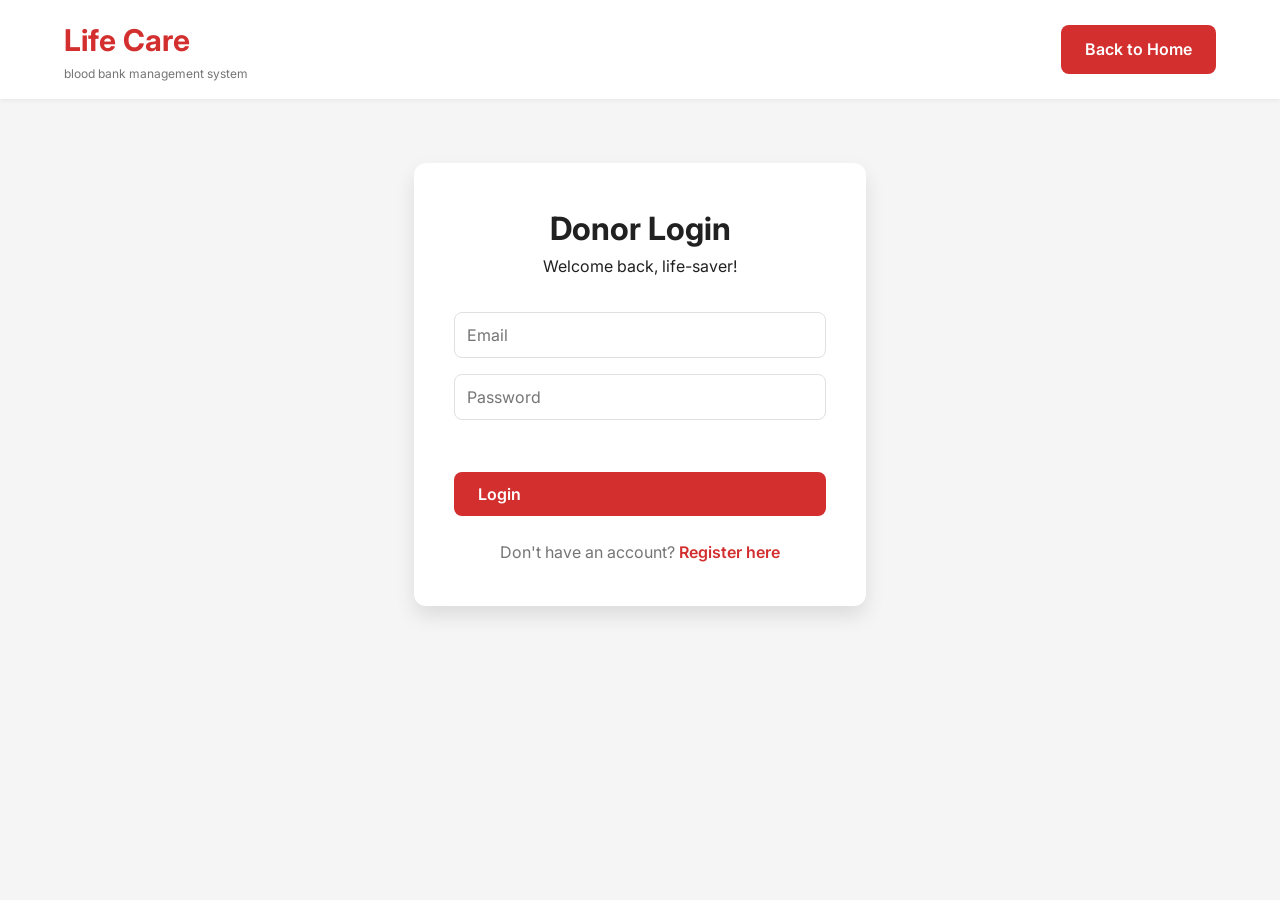
<file: donor_login.html>
<html lang="en">
<head>
    <meta charset="UTF-8">
    <meta name="viewport" content="width=device-width, initial-scale=1.0">
    <title>Donor Portal - Life Care</title>
    <link rel="stylesheet" href="style.css">
    <link rel="preconnect" href="https://fonts.googleapis.com">
    <link rel="preconnect" href="https://fonts.gstatic.com" crossorigin>
    <link href="https://fonts.googleapis.com/css2?family=Inter:wght@400;500;600;700&display=swap" rel="stylesheet">
</head>
<body>
    <header class="header">
        <div class="container">
            <div class="logo">
                <a href="index.html">Life Care</a>
                <div class="subtitle">blood bank management system</div>
            </div>
            <div>
                <a href="index.html" class="btn btn-primary">Back to Home</a>
            </div>
        </div>
    </header>

    <main>
        <section class="section">
            <div class="container" style="max-width: 500px;">
                <div class="portal-content">
                    <!-- Donor Login Form -->
                    <div class="form-box login-form">
                        <div class="form-box-header">
                            <h2>Donor Login</h2>
                            <p>Welcome back, life-saver!</p>
                        </div>
                        <form onsubmit="event.preventDefault(); handleLogin('donor', this)">
                            <input type="email" placeholder="Email" class="form-input" required>
                            <input type="password" placeholder="Password" class="form-input" required>
                            <p class="form-error" id="donor-login-error"></p>
                            <button type="submit" class="btn btn-primary" style="width:100%;">Login</button>
                        </form>
                        <div class="form-links">
                             <p>Don't have an account? <a href="#" onclick="toggleRegister(true)">Register here</a></p>
                        </div>
                    </div>
                    <!-- Donor Register Form -->
                    <div class="form-box register-form" style="display: none;">
                         <div class="form-box-header">
                             <h2>Create Donor Account</h2>
                             <p>Join our community of life-savers.</p>
                         </div>
                         <form onsubmit="event.preventDefault(); handleRegister('donor', this)">
                             <input type="text" placeholder="Full Name" class="form-input" required>
                             <input type="email" placeholder="Email" class="form-input" required>
                             <select class="form-input" required>
                                 <option value="">Select Blood Group</option>
                                 <option value="A+">A+</option><option value="A-">A-</option>
                                 <option value="B+">B+</option><option value="B-">B-</option>
                                 <option value="AB+">AB+</option><option value="AB-">AB-</option>
                                 <option value="O+">O+</option><option value="O-">O-</option>
                             </select>
                             <input type="password" placeholder="Password" class="form-input" required>
                             <input type="password" placeholder="Confirm Password" class="form-input" required>
                             <p class="form-error"></p>
                             <button type="submit" class="btn btn-primary" style="width:100%;">Register</button>
                         </form>
                         <div class="form-links">
                             <p>Already have an account? <a href="#" onclick="toggleRegister(false)">Login here</a></p>
                         </div>
                    </div>
                </div>
            </div>
        </section>
    </main>
    <script src="script.js"></script>
</body>
</html>
</file>
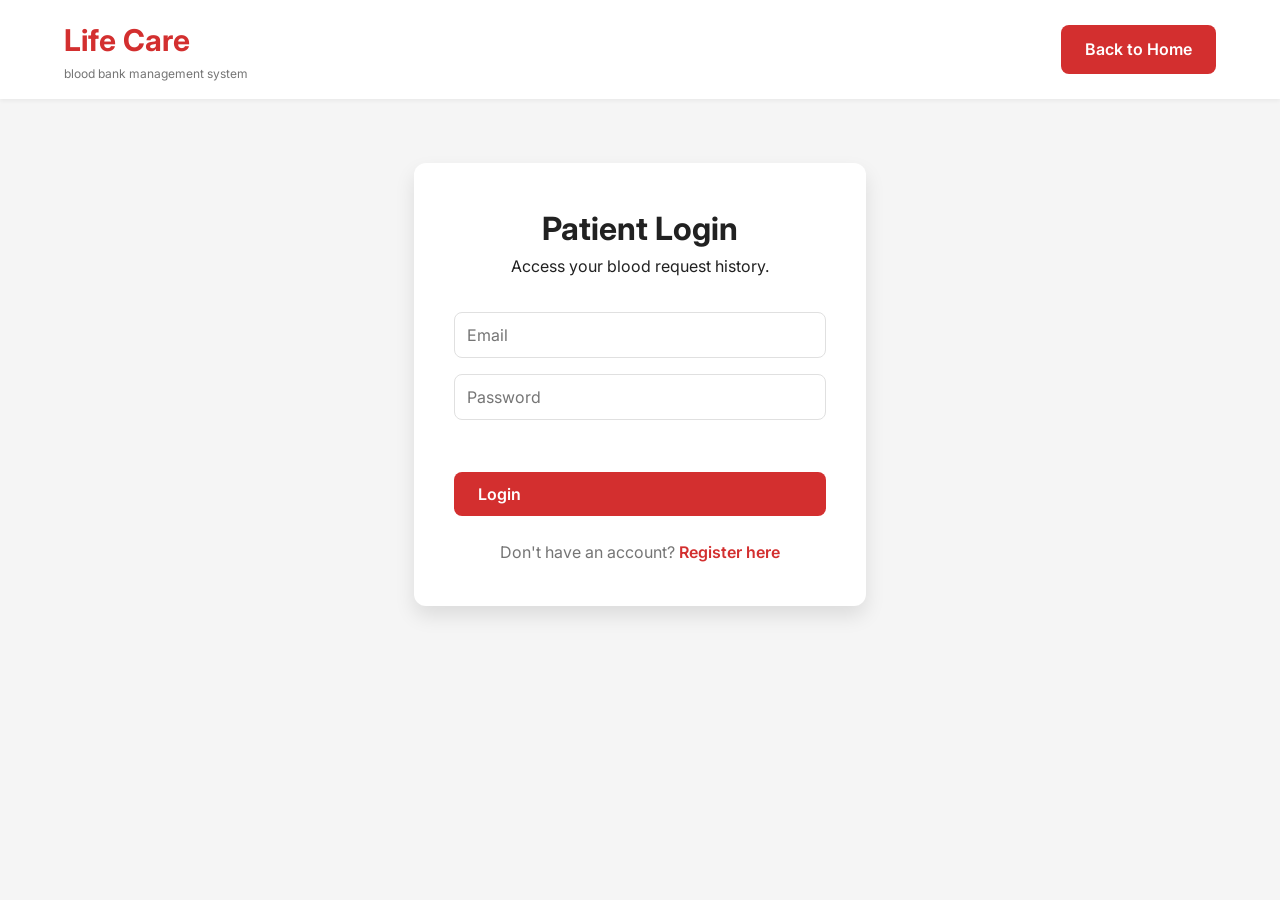
<file: patient_login.html>
<html lang="en">
<head>
    <meta charset="UTF-8">
    <meta name="viewport" content="width=device-width, initial-scale=1.0">
    <title>Patient Portal - Life Care</title>
    <link rel="stylesheet" href="style.css">
    <link rel="preconnect" href="https://fonts.googleapis.com">
    <link rel="preconnect" href="https://fonts.gstatic.com" crossorigin>
    <link href="https://fonts.googleapis.com/css2?family=Inter:wght@400;500;600;700&display=swap" rel="stylesheet">
</head>
<body>
    <header class="header">
        <div class="container">
            <div class="logo">
                <a href="index.html">Life Care</a>
                <div class="subtitle">blood bank management system</div>
            </div>
            <div>
                <a href="index.html" class="btn btn-primary">Back to Home</a>
            </div>
        </div>
    </header>

    <main>
        <section class="section">
            <div class="container" style="max-width: 500px;">
                <div class="portal-content">
                    <!-- Patient Login Form -->
                    <div class="form-box login-form">
                         <div class="form-box-header">
                             <h2>Patient Login</h2>
                             <p>Access your blood request history.</p>
                         </div>
                        <form onsubmit="event.preventDefault(); handleLogin('patient', this)">
                            <input type="email" placeholder="Email" class="form-input" required>
                            <input type="password" placeholder="Password" class="form-input" required>
                            <p class="form-error" id="patient-login-error"></p>
                            <button type="submit" class="btn btn-primary" style="width:100%;">Login</button>
                        </form>
                         <div class="form-links">
                             <p>Don't have an account? <a href="#" onclick="toggleRegister(true)">Register here</a></p>
                        </div>
                    </div>
                    <!-- Patient Register Form -->
                    <div class="form-box register-form" style="display: none;">
                         <div class="form-box-header">
                             <h2>Create Patient Account</h2>
                             <p>Get access to our blood bank services.</p>
                         </div>
                        <form onsubmit="event.preventDefault(); handleRegister('patient', this)">
                           <input type="text" placeholder="Full Name" class="form-input" required>
                           <input type="email" placeholder="Email" class="form-input" required>
                           <select class="form-input" required>
                               <option value="">Select Blood Group</option>
                               <option value="A+">A+</option><option value="A-">A-</option>
                               <option value="B+">B+</option><option value="B-">B-</option>
                               <option value="AB+">AB+</option><option value="AB-">AB-</option>
                               <option value="O+">O+</option><option value="O-">O-</option>
                           </select>
                           <input type="password" placeholder="Password" class="form-input" required>
                           <input type="password" placeholder="Confirm Password" class="form-input" required>
                           <p class="form-error"></p>
                           <button type="submit" class="btn btn-primary" style="width:100%;">Register</button>
                        </form>
                         <div class="form-links">
                             <p>Already have an account? <a href="#" onclick="toggleRegister(false)">Login here</a></p>
                         </div>
                    </div>
                </div>
            </div>
        </section>
    </main>

    <script src="script.js"></script>
</body>
</html>
</file>
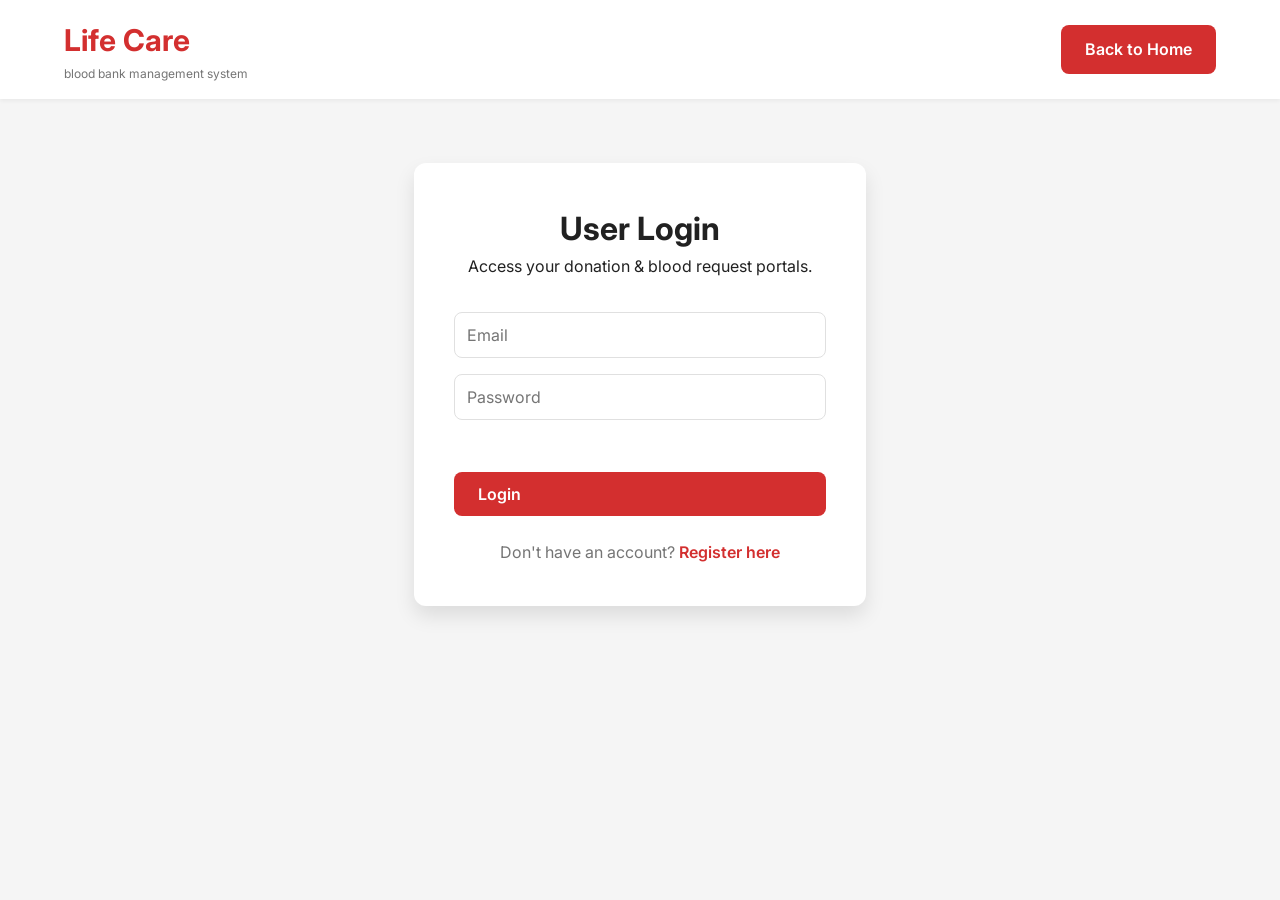
<file: user_login.html>
<html lang="en">
<head>
    <meta charset="UTF-8">
    <meta name="viewport" content="width=device-width, initial-scale=1.0">
    <title>User Login - Life Care</title>
    <link rel="stylesheet" href="style.css">
    <link rel="preconnect" href="https://fonts.googleapis.com">
    <link rel="preconnect" href="https://fonts.gstatic.com" crossorigin>
    <link href="https://fonts.googleapis.com/css2?family=Inter:wght@400;500;600;700&display=swap" rel="stylesheet">
</head>
<body>
    <header class="header">
        <div class="container">
            <div class="logo">
                <a href="index.html">Life Care</a>
                <div class="subtitle">blood bank management system</div>
            </div>
            <div>
                <a href="index.html" class="btn btn-primary">Back to Home</a>
            </div>
        </div>
    </header>

    <main>
        <section class="section">
            <div class="container" style="max-width: 500px;">
                <div class="portal-content">
                    <!-- User Login Form -->
                    <div class="form-box login-form">
                        <div class="form-box-header">
                            <h2>User Login</h2>
                            <p>Access your donation & blood request portals.</p>
                        </div>
                        <form onsubmit="event.preventDefault(); handleLogin('user', this)">
                            <input type="email" placeholder="Email" class="form-input" required>
                            <input type="password" placeholder="Password" class="form-input" required>
                            <p class="form-error" id="user-login-error"></p>
                            <button type="submit" class="btn btn-primary" style="width:100%;">Login</button>
                        </form>
                        <div class="form-links">
                             <p>Don't have an account? <a href="#" onclick="toggleRegister(true)">Register here</a></p>
                        </div>
                    </div>
                    <!-- User Register Form -->
                    <div class="form-box register-form" style="display: none;">
                         <div class="form-box-header">
                             <h2>Create Account</h2>
                             <p>Join Life Care to donate blood or request blood.</p>
                         </div>
                         <form onsubmit="event.preventDefault(); handleRegister('user', this)">
                             <input type="text" placeholder="Full Name" class="form-input" required>
                             <input type="email" placeholder="Email" class="form-input" required>
                             <select class="form-input" required>
                                 <option value="">Select Blood Group</option>
                                 <option value="A+">A+</option><option value="A-">A-</option>
                                 <option value="B+">B+</option><option value="B-">B-</option>
                                 <option value="AB+">AB+</option><option value="AB-">AB-</option>
                                 <option value="O+">O+</option><option value="O-">O-</option>
                             </select>
                             <input type="tel" placeholder="Phone Number" class="form-input" required>
                             <input type="password" placeholder="Password" class="form-input" required>
                             <input type="password" placeholder="Confirm Password" class="form-input" required>
                             <p class="form-error"></p>
                             <button type="submit" class="btn btn-primary" style="width:100%;">Register</button>
                         </form>
                         <div class="form-links">
                             <p>Already have an account? <a href="#" onclick="toggleRegister(false)">Login here</a></p>
                         </div>
                    </div>
                </div>
            </div>
        </section>
    </main>
    <script src="script.js"></script>
</body>
</html>
</file>
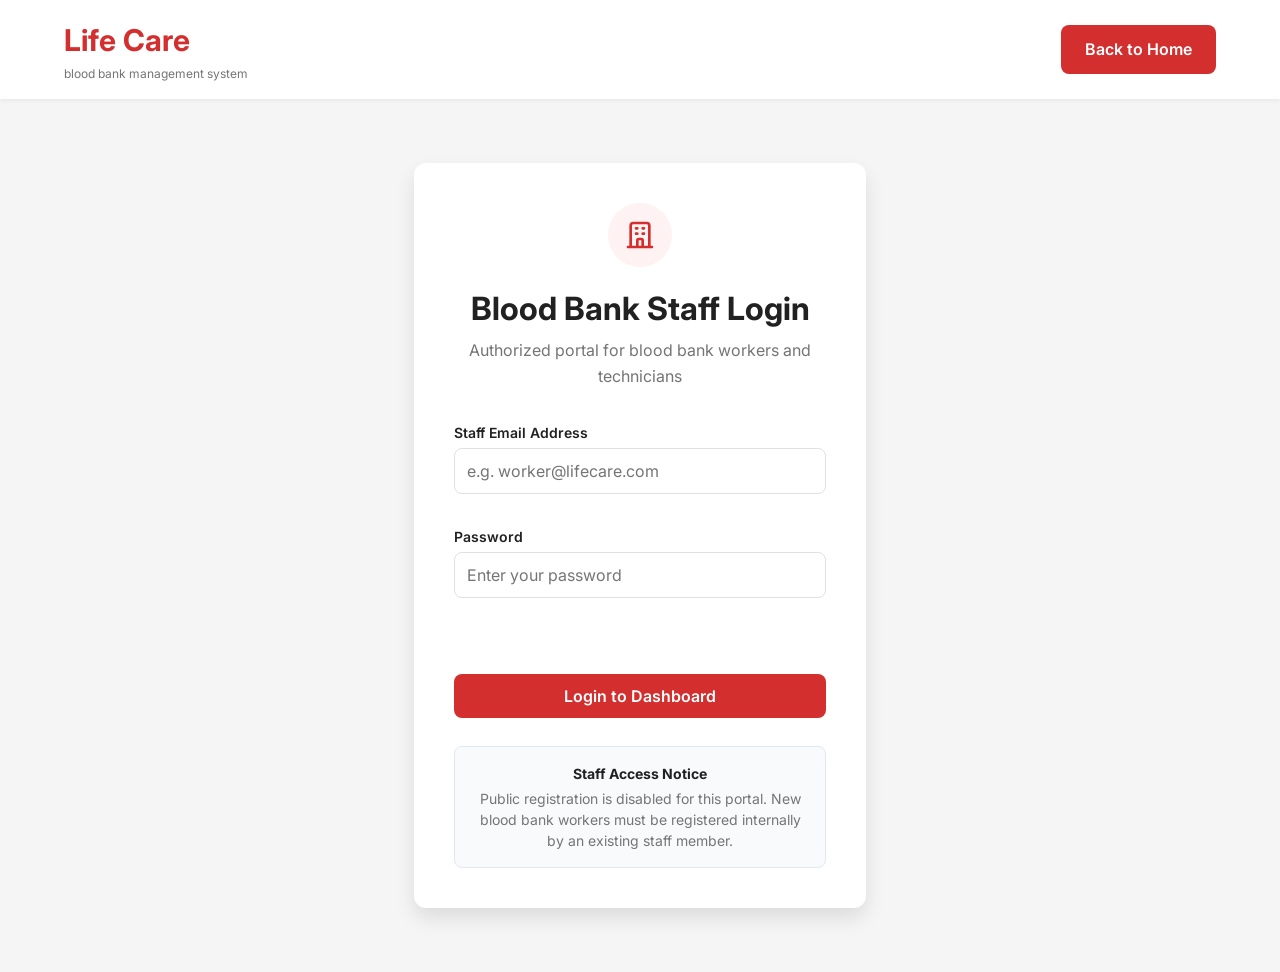
<file: worker_login.html>
<!DOCTYPE html>
<html lang="en">
<head>
    <meta charset="UTF-8">
    <meta name="viewport" content="width=device-width, initial-scale=1.0">
    <title>Blood Bank Staff Login - Life Care</title>
    <link rel="stylesheet" href="style.css">
    <link rel="preconnect" href="https://fonts.googleapis.com">
    <link rel="preconnect" href="https://fonts.gstatic.com" crossorigin>
    <link href="https://fonts.googleapis.com/css2?family=Inter:wght@400;500;600;700&display=swap" rel="stylesheet">
</head>
<body>
    <header class="header">
        <div class="container">
            <div class="logo">
                <a href="index.html">Life Care</a>
                <div class="subtitle">blood bank management system</div>
            </div>
            <div>
                <a href="index.html" class="btn btn-primary">Back to Home</a>
            </div>
        </div>
    </header>

    <main>
        <section class="section">
            <div class="container" style="max-width: 500px;">
                <div class="portal-content">
                    <!-- Blood Bank Worker Login Form (Only login allowed, no public registration) -->
                    <div class="form-box login-form">
                        <div class="form-box-header" style="text-align: center; margin-bottom: 2rem;">
                            <div style="width: 4rem; height: 4rem; background: #FEF2F2; color: var(--primary-color); border-radius: 50%; display: flex; align-items: center; justify-content: center; margin: 0 auto 1rem;">
                                <svg style="width: 2rem; height: 2rem;" fill="none" stroke="currentColor" viewBox="0 0 24 24">
                                    <path stroke-linecap="round" stroke-linejoin="round" stroke-width="2" d="M19 21V5a2 2 0 00-2-2H7a2 2 0 00-2 2v16m14 0h2m-2 0h-5m-9 0H3m2 0h5M9 7h1m-1 4h1m4-4h1m-1 4h1m-5 10v-5a1 1 0 011-1h2a1 1 0 011 1v5m-4 0h4"/>
                                </svg>
                            </div>
                            <h2>Blood Bank Staff Login</h2>
                            <p style="color: var(--text-light); margin-top: 0.25rem;">Authorized portal for blood bank workers and technicians</p>
                        </div>
                        <form onsubmit="event.preventDefault(); handleLogin('worker', this)">
                            <div style="margin-bottom: 1rem;">
                                <label style="display:block; font-size: 0.875rem; font-weight: 600; margin-bottom: 0.25rem; color: var(--text-dark);">Staff Email Address</label>
                                <input type="email" placeholder="e.g. worker@lifecare.com" class="form-input" required>
                            </div>
                            <div style="margin-bottom: 1.5rem;">
                                <label style="display:block; font-size: 0.875rem; font-weight: 600; margin-bottom: 0.25rem; color: var(--text-dark);">Password</label>
                                <input type="password" placeholder="Enter your password" class="form-input" required>
                            </div>
                            <p class="form-error" id="worker-login-error"></p>
                            <button type="submit" class="btn btn-primary" style="width:100%; justify-content: center; padding: 0.75rem;">Login to Dashboard</button>
                        </form>
                        <div style="margin-top: 1.75rem; padding: 1rem; background: #F8FAFC; border: 1px solid #E2E8F0; border-radius: 8px; font-size: 0.875rem; color: var(--text-light); text-align: center; line-height: 1.5;">
                            <strong style="color: var(--text-dark); display: block; margin-bottom: 0.25rem;">Staff Access Notice</strong>
                            Public registration is disabled for this portal. New blood bank workers must be registered internally by an existing staff member.
                        </div>
                    </div>
                </div>
            </div>
        </section>
    </main>
    <script src="script.js"></script>
</body>
</html>
</file>
<file: style.css>
/* CSS variables for consistent theming */
:root {
    --primary-color: #D32F2F;
    --primary-hover: #B71C1C;
    --text-dark: #212121;
    --text-light: #757575;
    --bg-color: #F5F5F5;
    --card-bg: #FFFFFF;
    --border-color: #E0E0E0;
    --success-color: #388E3C;
}

/* Basic reset and font settings */
* {
    margin: 0;
    padding: 0;
    box-sizing: border-box;
    font-family: 'Inter', sans-serif;
}

body {
    background-color: var(--bg-color);
    color: var(--text-dark);
    line-height: 1.6;
}

/* Container to center content */
.container {
    max-width: 1200px;
    margin-left: auto;
    margin-right: auto;
    padding: 0 1.5rem;
}

/* --- Reusable Component Styles --- */
.btn {
    padding: 12px 24px;
    border: none;
    border-radius: 8px;
    font-size: 1rem;
    font-weight: 600;
    cursor: pointer;
    display: inline-flex;
    align-items: center;
    gap: 8px;
    text-decoration: none;
    color: white;
}

.btn-primary {
    background-color: var(--primary-color);
}

.card {
    background-color: var(--card-bg);
    border-radius: 12px;
    box-shadow: 0 4px 12px rgba(0, 0, 0, 0.08);
    border: 1px solid var(--border-color);
    margin-bottom: 24px;
}

.card-header {
    padding: 16px 24px;
    border-bottom: 1px solid var(--border-color);
    font-size: 1.125rem;
    font-weight: 600;
}

.card-body {
    padding: 24px;
}

/* Table styles */
.table-container {
    overflow-x: auto;
}

table {
    width: 100%;
    border-collapse: collapse;
    text-align: left;
}

th, td {
    padding: 12px 15px;
    border-bottom: 1px solid var(--border-color);
    vertical-align: middle;
}

th {
    font-size: 12px;
    font-weight: 600;
    text-transform: uppercase;
    color: var(--text-light);
    background-color: var(--bg-color);
}

/* --- Header & Footer --- */
.header {
    background-color: white;
    box-shadow: 0 2px 4px rgba(0,0,0,0.05);
    position: sticky;
    top: 0;
    z-index: 50;
}
.header .container {
    display: flex;
    justify-content: space-between;
    align-items: center;
    padding-top: 1rem;
    padding-bottom: 1rem;
}
.header .logo a {
    font-size: 1.875rem;
    font-weight: 700;
    color: var(--primary-color);
    text-decoration: none;
}
.header .logo .subtitle {
    font-size: 0.75rem;
    color: var(--text-light);
}

/* Logo area with hamburger */
.logo-area {
    display: flex;
    align-items: center;
    gap: 0.75rem;
    position: relative;
}

.hamburger-btn {
    background: none;
    border: 1px solid var(--border-color);
    border-radius: 8px;
    padding: 0.5rem;
    cursor: pointer;
    display: flex;
    align-items: center;
    justify-content: center;
    color: var(--text-dark);
    transition: background-color 0.2s, border-color 0.2s;
}
.hamburger-btn:hover {
    background-color: #f5f5f5;
    border-color: var(--text-light);
}

.hamburger-menu {
    position: absolute;
    top: calc(100% + 0.5rem);
    left: 0;
    background: white;
    border: 1px solid var(--border-color);
    border-radius: 10px;
    box-shadow: 0 8px 24px rgba(0, 0, 0, 0.12);
    min-width: 220px;
    padding: 0.5rem;
    opacity: 0;
    visibility: hidden;
    transform: translateY(-8px);
    transition: opacity 0.2s, visibility 0.2s, transform 0.2s;
    z-index: 100;
}
.hamburger-menu.open {
    opacity: 1;
    visibility: visible;
    transform: translateY(0);
}

.hamburger-menu-item {
    display: flex;
    align-items: center;
    gap: 0.625rem;
    padding: 0.75rem 1rem;
    border-radius: 8px;
    text-decoration: none;
    color: var(--text-dark);
    font-weight: 500;
    font-size: 0.9375rem;
    transition: background-color 0.15s;
}
.hamburger-menu-item:hover {
    background-color: #FEF2F2;
    color: var(--primary-color);
}
.hamburger-menu-item.active {
    background-color: #FEF2F2;
    color: var(--primary-color);
    font-weight: 600;
}
.hamburger-menu-item svg {
    flex-shrink: 0;
}

/* Portal Switcher (for sidebar-layout pages like Admin & Worker) */
.portal-switcher-wrapper {
    position: fixed;
    top: 1rem;
    right: 1.5rem;
    z-index: 120;
}
.portal-switcher-btn {
    display: inline-flex;
    align-items: center;
    gap: 0.5rem;
    background: white;
    border: 1px solid var(--border-color);
    border-radius: 8px;
    padding: 0.5rem 1rem;
    cursor: pointer;
    font-size: 0.875rem;
    font-weight: 600;
    color: var(--text-dark);
    box-shadow: 0 2px 8px rgba(0,0,0,0.08);
    transition: background-color 0.2s, border-color 0.2s, box-shadow 0.2s;
}
.portal-switcher-btn:hover {
    background-color: #f5f5f5;
    border-color: var(--text-light);
    box-shadow: 0 4px 12px rgba(0,0,0,0.12);
}
.portal-switcher-menu {
    position: absolute;
    top: calc(100% + 0.5rem);
    right: 0;
    background: white;
    border: 1px solid var(--border-color);
    border-radius: 10px;
    box-shadow: 0 8px 24px rgba(0, 0, 0, 0.12);
    min-width: 200px;
    padding: 0.5rem;
    opacity: 0;
    visibility: hidden;
    transform: translateY(-8px);
    transition: opacity 0.2s, visibility 0.2s, transform 0.2s;
    z-index: 130;
}
.portal-switcher-menu.open {
    opacity: 1;
    visibility: visible;
    transform: translateY(0);
}

/* Header actions (login buttons) */
.header-actions {
    display: flex;
    align-items: center;
    gap: 0.75rem;
}

.footer {
    background-color: #212121;
    color: #a0aec0;
    padding: 4rem 1.5rem 2rem;
}
.footer-grid {
    display: grid;
    grid-template-columns: 1fr;
    gap: 2rem;
}
@media (min-width: 768px) {
    .footer-grid {
        grid-template-columns: repeat(4, 1fr);
    }
}
.footer h3, .footer h4 {
    font-weight: 700;
    color: white;
    margin-bottom: 1rem;
}
.footer ul {
    list-style: none;
}
.footer li {
    margin-bottom: 0.5rem;
}
.footer a {
    color: #a0aec0;
    text-decoration: none;
}
.footer .social-links {
    display: flex;
    gap: 1rem;
}
.footer-bottom {
    margin-top: 2rem;
    padding-top: 1.5rem;
    border-top: 1px solid #4A5568;
    text-align: center;
    font-size: 0.875rem;
}

/* --- Page-Specific Styles --- */

/* Hero Section (Home Page) */
.hero {
    background-color: #FEF2F2;
}
.hero .container {
    display: flex;
    align-items: center;
    padding: 4rem 1.5rem;
}
.hero-text {
    flex: 1;
    padding-right: 2rem;
}
.hero-text h1 {
    font-size: 3rem;
    font-weight: 700;
    line-height: 1.2;
    margin-bottom: 1rem;
}
.hero-text p {
    font-size: 1.125rem;
    color: var(--text-light);
    margin-bottom: 2rem;
}
.hero-image {
    flex: 1;
    display: flex;
    justify-content: center;
}
.hero-image img {
    max-width: 100%;
    border-radius: 12px;
    box-shadow: 0 10px 20px rgba(0,0,0,0.1);
}

/* General Section Styles */
.section {
    padding: 4rem 0;
}
.section-title {
    text-align: center;
    font-size: 2.25rem;
    font-weight: 700;
    margin-bottom: 1rem;
}
.section-subtitle {
    text-align: center;
    color: var(--text-light);
    margin-bottom: 3rem;
    max-width: 600px;
    margin-left: auto;
    margin-right: auto;
}

/* Grid Layouts */
.grid-3 {
    display: grid;
    grid-template-columns: 1fr;
    gap: 2rem;
}
@media (min-width: 768px) {
    .grid-3 {
        grid-template-columns: repeat(3, 1fr);
    }
}
.grid-4 {
    display: grid;
    grid-template-columns: 1fr;
    gap: 2rem;
}
@media (min-width: 640px) {
    .grid-4 {
        grid-template-columns: repeat(2, 1fr);
    }
}
@media (min-width: 1024px) {
    .grid-4 {
        grid-template-columns: repeat(4, 1fr);
    }
}
.feature-card {
    text-align: center;
    background: white;
    padding: 2rem;
    border-radius: 12px;
    box-shadow: 0 4px 12px rgba(0,0,0,0.08);
    cursor: pointer;
}
.feature-card-icon {
    background-color: #FEF2F2;
    color: var(--primary-color);
    width: 4rem;
    height: 4rem;
    border-radius: 50%;
    display: flex;
    align-items: center;
    justify-content: center;
    margin: 0 auto 1rem;
}
.feature-card h3 {
    font-size: 1.5rem;
    font-weight: 600;
    margin-bottom: 0.5rem;
}
.feature-card p {
    color: var(--text-light);
}

.info-grid {
    display: grid;
    grid-template-columns: 1fr;
    gap: 1.5rem;
    max-width: 800px;
    margin: 0 auto;
}
@media (min-width: 768px) {
    .info-grid {
        grid-template-columns: repeat(2, 1fr);
    }
}
.info-block {
    background-color: white;
    padding: 1.5rem;
    border-radius: 8px;
    border: 1px solid var(--border-color);
}
.info-block h3 {
    font-size: 1.25rem;
    font-weight: 600;
    margin-bottom: 0.75rem;
    color: var(--primary-color);
}
.info-block p, .info-block li {
    color: var(--text-light);
    font-size: 0.95rem;
}
.info-block ul {
    list-style-position: inside;
    padding-left: 0.5rem;
}

/* Login/Register Page */
.portal-content {
    display: block; /* Ensures the forms are visible */
}

.form-box {
    background: white;
    padding: 2.5rem;
    border-radius: 12px;
    box-shadow: 0 10px 20px rgba(0,0,0,0.1);
    width: 100%;
}
.form-box-header {
    text-align: center;
    margin-bottom: 2rem;
}
.form-box-header h2 {
    font-size: 2rem;
    font-weight: 700;
}
.form-input {
    width: 100%;
    padding: 0.75rem;
    margin-bottom: 1rem;
    border-radius: 8px;
    border: 1px solid var(--border-color);
    font-size: 1rem; /* Added for better readability */
}

.form-error {
    color: var(--primary-color);
    font-size: 0.875rem;
    text-align: center;
    margin-bottom: 1rem;
    min-height: 1.25rem;
}
.form-links {
    text-align: center;
    margin-top: 1.5rem;
    color: var(--text-light);
}
.form-links a {
    color: var(--primary-color);
    font-weight: 600;
    text-decoration: none;
}

/* Grid form for multi-column layouts */
.grid-form {
    display: grid;
    grid-template-columns: 1fr;
    gap: 1rem;
    align-items: end;
}
@media (min-width: 1024px) {
    .grid-form {
        grid-template-columns: repeat(3, 1fr);
    }
}


/* Admin Dashboard */
.admin-layout {
    display: flex;
    min-height: 100vh;
}
.admin-sidebar {
    width: 256px;
    background-color: #1f2937;
    color: white;
    display: flex;
    flex-direction: column;
}
.admin-sidebar-header {
    padding: 1.25rem;
    font-size: 1.5rem;
    font-weight: 700;
    border-bottom: 1px solid #374151;
    display: flex;
    align-items: center;
    gap: 0.75rem;
}
.admin-sidebar nav {
    flex-grow: 1;
    padding: 0.5rem;
}
.admin-nav-link {
    display: flex;
    align-items: center;
    gap: 0.75rem;
    padding: 0.75rem;
    border-radius: 4px;
    text-decoration: none;
    color: #d1d5db;
}
.admin-nav-link.active {
    background-color: var(--primary-color);
    color: white;
}
.admin-sidebar-footer {
    padding: 0.5rem;
    border-top: 1px solid #374151;
}
.admin-main-content {
    flex: 1;
    overflow-y: auto;
    padding: 1.5rem;
}
.admin-section {
    display: none;
}
.admin-section.active {
    display: block;
}
.kpi-grid {
    display: grid;
    grid-template-columns: 1fr;
    gap: 1.5rem;
}
@media (min-width: 640px) {
    .kpi-grid { grid-template-columns: repeat(2, 1fr); }
}
@media (min-width: 1024px) {
    .kpi-grid { grid-template-columns: repeat(4, 1fr); }
}
.kpi-card h3 {
    font-size: 1.125rem;
    font-weight: 600;
    color: var(--text-light);
}
.kpi-card p {
    font-size: 2.25rem;
    font-weight: 700;
}
.status-badge {
    padding: 4px 10px;
    border-radius: 12px;
    font-size: 12px;
    font-weight: 600;
    text-transform: capitalize;
    display: inline-block;
}
.status-available { background-color: #E8F5E9; color: #388E3C; }
.status-low { background-color: #FFF8E1; color: #FBC02D; }
.status-critical { background-color: #FFEBEE; color: #D32F2F; }
.status-pending { background-color: #FFF3E0; color: #EF6C00; }
.status-approved { background-color: #E8F5E9; color: #388E3C; }
.status-rejected { background-color: #FFEBEE; color: #C62828; }
.status-upcoming { background-color: #E3F2FD; color: #1976D2; }
.status-completed { background-color: #F5F5F5; color: #616161; }
.action-btn {
    background: transparent;
    border: 1px solid var(--border-color);
    border-radius: 6px;
    padding: 6px 10px;
    cursor: pointer;
    font-size: 12px;
    font-weight: 500;
}
.action-btn.approve { color: var(--success-color); border-color: var(--success-color); }
.action-btn.reject { color: var(--primary-color); border-color: var(--primary-color); }
.modal-overlay {
    position: fixed;
    top: 0; left: 0; right: 0; bottom: 0;
    background: rgba(0, 0, 0, 0.6);
    display: none;
    align-items: center;
    justify-content: center;
    z-index: 1000;
}
.modal-overlay.visible {
    display: flex;
}
.modal-content {
    background: white;
    padding: 2rem;
    border-radius: 12px;
    width: 90%;
    max-width: 500px;
}
.admin-mobile-menu-btn {
    display: none;
}

/* --- User Dashboard Styles --- */
.user-welcome-banner {
    background: linear-gradient(135deg, #D32F2F 0%, #B71C1C 50%, #880E4F 100%);
    color: white;
    border-radius: 16px;
    padding: 2.5rem;
    display: flex;
    align-items: center;
    justify-content: space-between;
    margin-bottom: 2rem;
    box-shadow: 0 8px 24px rgba(211, 47, 47, 0.25);
    animation: fadeInUp 0.5s ease-out;
}
@keyframes fadeInUp {
    from { opacity: 0; transform: translateY(20px); }
    to { opacity: 1; transform: translateY(0); }
}
.user-welcome-text h1 {
    font-size: 2rem;
    font-weight: 700;
    margin-bottom: 0.25rem;
}
.user-welcome-text p {
    font-size: 1rem;
    opacity: 0.85;
}
.user-welcome-icon {
    opacity: 0.3;
}

.user-profile-grid {
    display: grid;
    grid-template-columns: 1fr;
    gap: 1rem;
}
@media (min-width: 640px) {
    .user-profile-grid { grid-template-columns: repeat(2, 1fr); }
}
.user-profile-item {
    display: flex;
    flex-direction: column;
    gap: 0.25rem;
}
.user-profile-label {
    font-size: 0.75rem;
    font-weight: 600;
    text-transform: uppercase;
    color: var(--text-light);
    letter-spacing: 0.05em;
}
.user-profile-value {
    font-size: 1rem;
    font-weight: 500;
    color: var(--text-dark);
}

.user-portal-grid {
    display: grid;
    grid-template-columns: 1fr;
    gap: 1.5rem;
}
@media (min-width: 640px) {
    .user-portal-grid { grid-template-columns: repeat(2, 1fr); }
}
.user-portal-card {
    background: white;
    border-radius: 16px;
    padding: 2rem;
    box-shadow: 0 4px 12px rgba(0,0,0,0.08);
    border: 1px solid var(--border-color);
    cursor: pointer;
    transition: transform 0.25s ease, box-shadow 0.25s ease, border-color 0.25s ease;
    text-align: center;
}
.user-portal-card:hover {
    transform: translateY(-6px);
    box-shadow: 0 12px 32px rgba(0,0,0,0.12);
}
.user-portal-donor:hover {
    border-color: var(--primary-color);
}
.user-portal-patient:hover {
    border-color: #1976D2;
}
.user-portal-card-icon {
    width: 4rem;
    height: 4rem;
    border-radius: 50%;
    display: flex;
    align-items: center;
    justify-content: center;
    margin: 0 auto 1rem;
}
.user-portal-donor .user-portal-card-icon {
    background: #FEF2F2;
    color: var(--primary-color);
}
.user-portal-patient .user-portal-card-icon {
    background: #E3F2FD;
    color: #1976D2;
}
.user-portal-card h3 {
    font-size: 1.25rem;
    font-weight: 700;
    margin-bottom: 0.5rem;
}
.user-portal-card p {
    color: var(--text-light);
    font-size: 0.9rem;
    margin-bottom: 0.5rem;
}

.user-stats-grid {
    display: grid;
    grid-template-columns: repeat(2, 1fr);
    gap: 1rem;
}
@media (min-width: 768px) {
    .user-stats-grid { grid-template-columns: repeat(4, 1fr); }
}

/* Responsive styles */
@media (max-width: 767px) {
    .hero .container { flex-direction: column; }
    .hero-text { padding-right: 0; text-align: center; margin-bottom: 2rem; }
    .admin-sidebar { position: absolute; z-index: 100; transform: translateX(-100%); transition: transform 0.3s ease-in-out; }
    .admin-sidebar.open { transform: translateX(0); }
    .admin-mobile-menu-btn { display: block; position: fixed; top: 1rem; left: 1rem; z-index: 110; background: #1f2937; color: white; border: none; padding: 0.5rem; border-radius: 4px; }
}

/* Worker Dashboard Styles */
.worker-layout {
    display: flex;
    min-height: 100vh;
}
.worker-sidebar {
    width: 260px;
    background-color: #0f172a;
    color: white;
    display: flex;
    flex-direction: column;
}
.worker-sidebar-header {
    padding: 1.25rem;
    font-size: 1.25rem;
    font-weight: 700;
    border-bottom: 1px solid #1e293b;
    display: flex;
    align-items: center;
    gap: 0.75rem;
}
.worker-sidebar-user {
    padding: 1rem 1.25rem;
    background: rgba(255,255,255,0.03);
    border-bottom: 1px solid #1e293b;
}
.worker-sidebar nav {
    flex-grow: 1;
    padding: 0.5rem;
}
.worker-nav-link {
    display: flex;
    align-items: center;
    gap: 0.75rem;
    padding: 0.75rem 1rem;
    border-radius: 6px;
    text-decoration: none;
    color: #94a3b8;
    font-size: 0.95rem;
    font-weight: 500;
    margin-bottom: 0.25rem;
    transition: all 0.2s;
}
.worker-nav-link:hover {
    background-color: rgba(255,255,255,0.06);
    color: white;
}
.worker-nav-link.active {
    background-color: var(--primary-color);
    color: white;
}
.worker-sidebar-footer {
    padding: 0.75rem;
    border-top: 1px solid #1e293b;
}
.worker-main-content {
    flex: 1;
    overflow-y: auto;
    padding: 1.75rem;
}
.worker-section {
    display: none;
}
.worker-section.active {
    display: block;
}
.worker-mobile-menu-btn {
    display: none;
}
.action-btn.complete {
    color: #2563eb;
    border-color: #93c5fd;
    background: #eff6ff;
}
.action-btn.complete:hover {
    background: #2563eb;
    color: white;
}
@media (max-width: 767px) {
    .worker-sidebar { position: fixed; top: 0; bottom: 0; left: 0; z-index: 100; transform: translateX(-100%); transition: transform 0.3s ease-in-out; }
    .worker-sidebar.open { transform: translateX(0); }
    .worker-mobile-menu-btn { display: block; position: fixed; top: 1rem; left: 1rem; z-index: 110; background: #0f172a; color: white; border: none; padding: 0.5rem; border-radius: 4px; }
}

/* Destination Deep Report Styles */
.destination-btn-grid {
    display: flex;
    flex-wrap: wrap;
    gap: 0.75rem;
    margin-bottom: 1.5rem;
}
.destination-select-btn {
    background: #f1f5f9;
    border: 1px solid #cbd5e1;
    color: #334155;
    padding: 0.65rem 1.15rem;
    border-radius: 8px;
    cursor: pointer;
    font-size: 0.9rem;
    font-weight: 600;
    display: flex;
    align-items: center;
    gap: 0.5rem;
    transition: all 0.2s ease;
}
.destination-select-btn:hover {
    background: #e2e8f0;
    border-color: #94a3b8;
}
.destination-select-btn.active {
    background: var(--primary-color);
    color: white;
    border-color: var(--primary-color);
    box-shadow: 0 4px 10px rgba(211, 47, 47, 0.25);
}
.destination-pill-type {
    font-size: 0.7rem;
    padding: 2px 6px;
    border-radius: 4px;
    background: rgba(0,0,0,0.08);
    text-transform: uppercase;
    font-weight: 700;
    letter-spacing: 0.03em;
}
.destination-select-btn.active .destination-pill-type {
    background: rgba(255,255,255,0.25);
    color: white;
}
.destination-panel {
    background: white;
    border: 1px solid var(--border-color);
    border-radius: 10px;
    padding: 1.5rem;
    margin-top: 1rem;
    animation: fadeIn 0.25s ease-out;
}
.destination-header-bar {
    display: flex;
    justify-content: space-between;
    align-items: flex-start;
    flex-wrap: wrap;
    gap: 1rem;
    padding-bottom: 1rem;
    border-bottom: 1px solid var(--border-color);
    margin-bottom: 1.25rem;
}
.destination-info-tags {
    display: flex;
    flex-wrap: wrap;
    gap: 1.25rem;
    margin-top: 0.5rem;
    font-size: 0.875rem;
    color: var(--text-light);
}
.destination-info-tags span strong {
    color: var(--text-dark);
}
.group-breakdown-grid {
    display: grid;
    grid-template-columns: repeat(auto-fit, minmax(130px, 1fr));
    gap: 0.75rem;
    margin-bottom: 1.5rem;
}
.group-breakdown-card {
    background: #f8fafc;
    border: 1px solid #e2e8f0;
    border-radius: 8px;
    padding: 0.75rem;
    text-align: center;
}
.group-breakdown-badge {
    display: inline-block;
    padding: 2px 8px;
    border-radius: 6px;
    font-weight: 700;
    font-size: 0.9rem;
    background: #fee2e2;
    color: #b91c1c;
    margin-bottom: 0.35rem;
}
</file>
